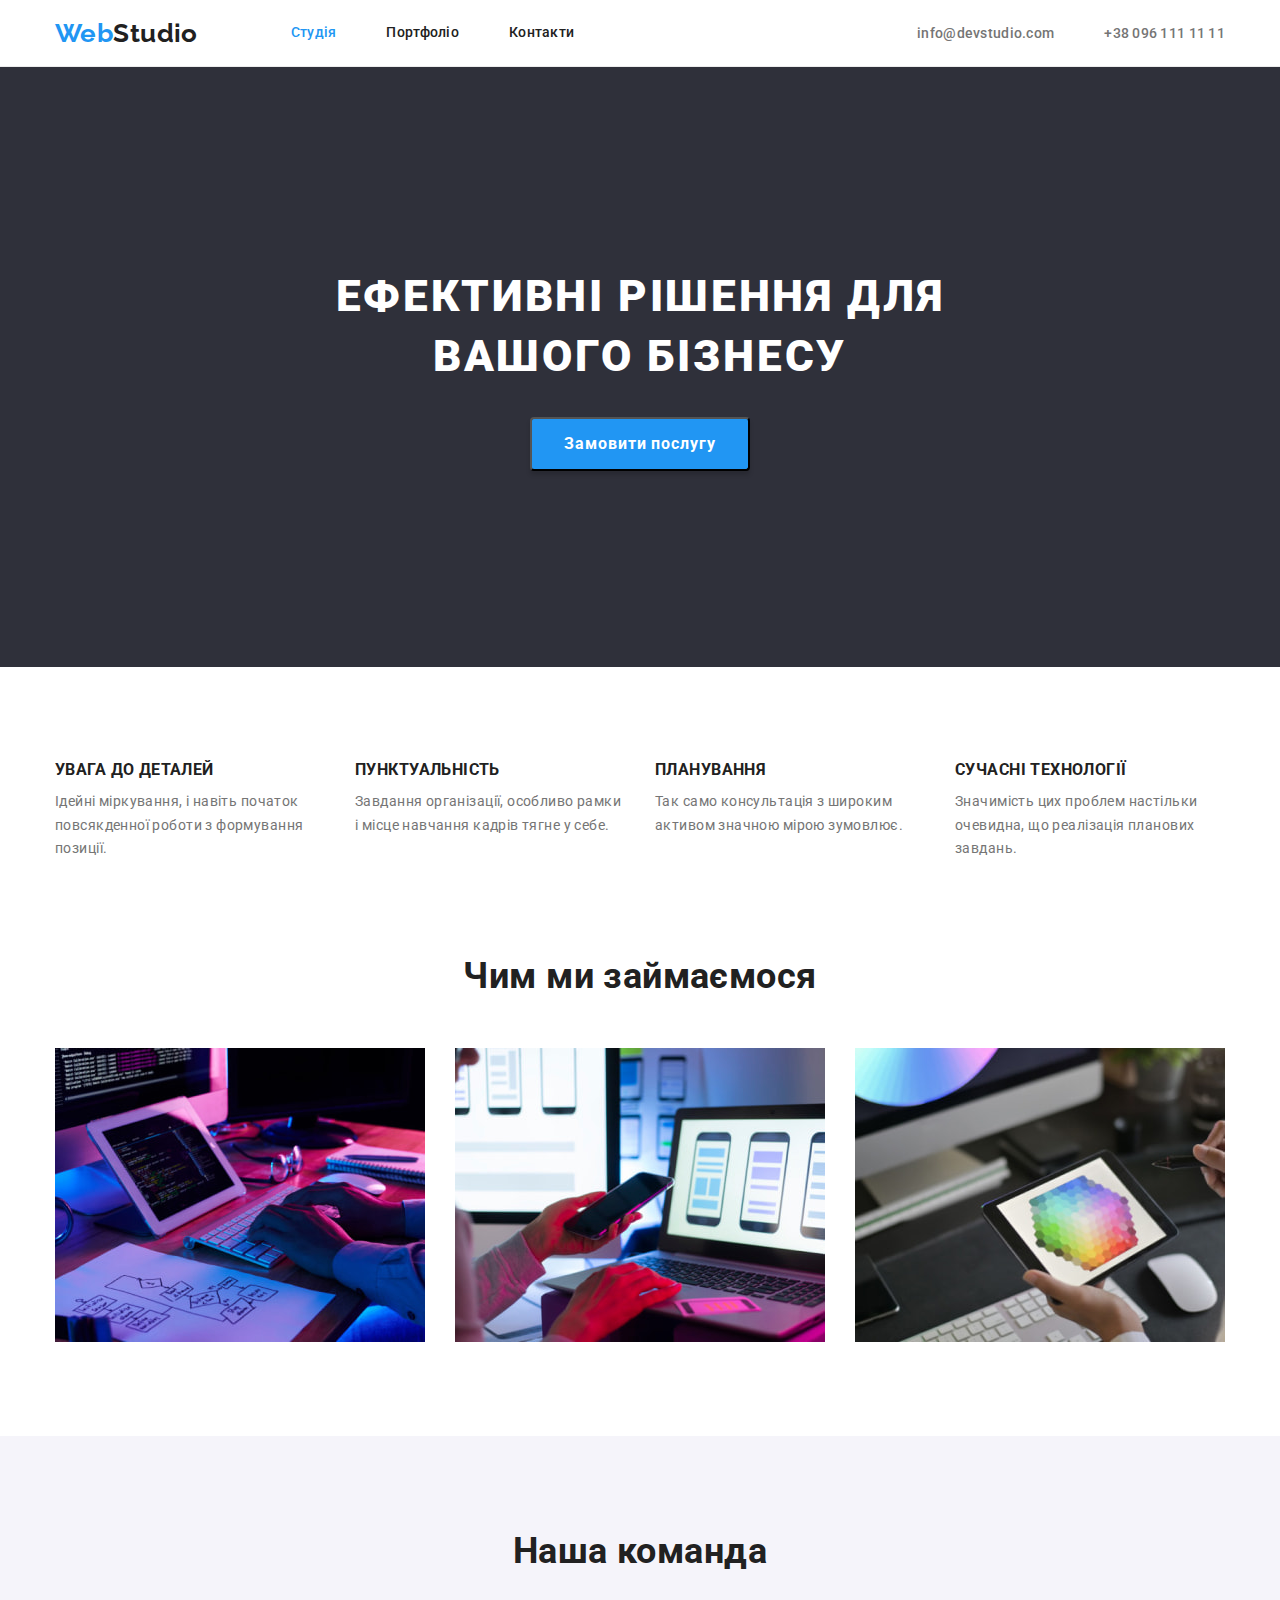
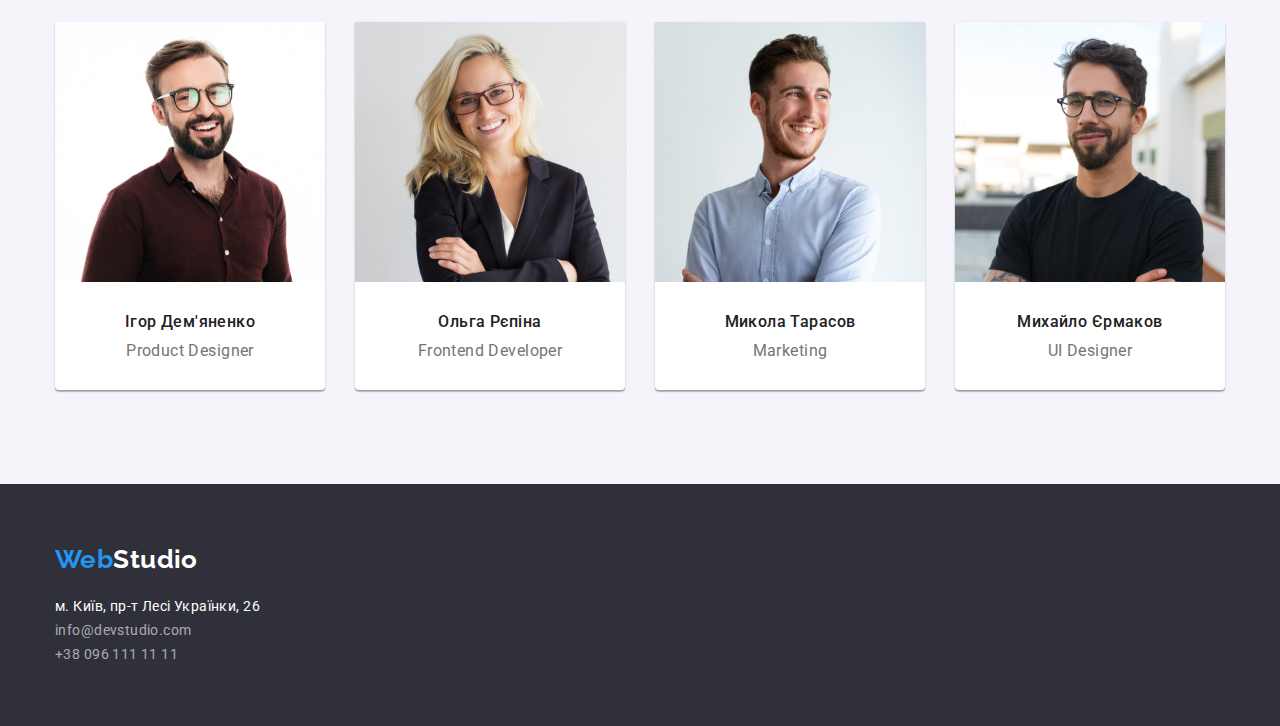
<file: index.html>
<!DOCTYPE html>
<html lang="uk">
  <head>
    <meta charset="UTF-8" />
    <meta http-equiv="X-UA-Compatible" content="IE=edge" />
    <meta name="viewport" content="width=device-width, initial-scale=1.0" />
    <title>Студія</title>
    <link rel="preconnect" href="https://fonts.googleapis.com" />
    <link rel="preconnect" href="https://fonts.gstatic.com" crossorigin />
    <link
      href="https://fonts.googleapis.com/css2?family=Raleway:wght@700&family=Roboto:wght@400;500;700;900&display=swap"
      rel="stylesheet"
    />
    <link
      rel="stylesheet"
      href="https://cdnjs.cloudflare.com/ajax/libs/modern-normalize/1.1.0/modern-normalize.min.css"
    />
    <link rel="stylesheet" href="./css/styles.css" />
  </head>
  <body>
    <header class="page-header">
      <div class="container main-nav">
        <a href="./index.html" class="logo">Web<span class="text-logo">Studio</span></a>
        <nav class="navigation">
          <ul class="site-nav list">
            <li class="site-nav-item"><a href="./index.html" class="link current">Студія</a></li>
            <li class="site-nav-item"><a href="./portfolio.html" class="link">Портфоліо</a></li>
            <li class="site-nav-item"><a href="" class="link">Контакти</a></li>
          </ul>
        </nav>
        <div class="mail-tel">
          <ul class="contacts-header list">
            <li class="mail-tel-item"><a href="mailto:info@devstudio.com" class="link">info@devstudio.com</a></li>
            <li class="mail-tel-item"><a href="tel:+380961111111" class="link">+38 096 111 11 11</a></li>
          </ul>
        </div>
      </div>
    </header>
    <main class="main">
      <div>
        <section class="hero section">
          <div class="container">
            <h1 class="title">Ефективні рішення для</br>вашого бізнесу</h1>
            <button class="button" type="button">Замовити послугу</button>
          </div>
        </section>
      </div>
      <section class="features section">
        <div class="container">
          <h2 class="visually-hidden">Особливості</h2>
          <ul class="features-list list">
            <li class="features-item">
              <h3 class="title">УВАГА ДО ДЕТАЛЕЙ</h3>
              <p class="text">
                Ідейні міркування, і навіть початок повсякденної роботи з формування позиції.
              </p>
            </li>
            <li class="features-item">
              <h3 class="title">ПУНКТУАЛЬНІСТЬ</h3>
              <p class="text">
                Завдання організації, особливо рамки і місце навчання кадрів тягне у себе.
              </p>
            </li>
            <li class="features-item">
              <h3 class="title">ПЛАНУВАННЯ</h3>
              <p class="text">Так само консультація з широким активом значною мірою зумовлює.</p>
            </li>
            <li class="features-item">
              <h3 class="title">СУЧАСНІ ТЕХНОЛОГІЇ</h3>
              <p class="text">
                Значимість цих проблем настільки очевидна, що реалізація планових завдань.
              </p>
            </li>
          </ul>
        </div>
      </section>
      <section class="work section">
        <div class="container">
          <h2 class="title">Чим ми займаємося</h2>
          <ul class="work-list list">
            <li class="work-list-item">
              <a href="" class="link"
                ><img src="./images/box1.jpg" alt="фото роботи 1" width="370"
              /></a>
            </li>
            <li class="work-list-item">
              <a href="" class="link"
                ><img src="./images/box2.jpg" alt="фото роботи 2" width="370"
              /></a>
            </li>
            <li class="work-list-item">
              <a href="" class="link"
                ><img src="./images/box3.jpg" alt="фото роботи 3" width="370"
              /></a>
            </li>
          </ul>
        </div>
      </section>
      <section class="team section">
        <div class="container">
          <h2 class="title">Наша команда</h2>
          <ul class="cards list">
            <li class="card">
              <img src="./images/photo1.jpg" alt="фото дизайнера продукту" width="270" />
              <h3 class="name">Ігор Дем'яненко</h3>
              <p class="position" lang="en">Product Designer</p>
            </li>
            <li class="card">
              <img src="./images/photo2.jpg" alt="фото розробника" width="270" />
              <h3 class="name">Ольга Рєпіна</h3>
              <p class="position" lang="en">Frontend Developer</p>
            </li>
            <li class="card">
              <img src="./images/photo3.jpg" alt="фото маркетолога" width="270" />
              <h3 class="name">Микола Тарасов</h3>
              <p class="position" lang="en">Marketing</p>
            </li>
            <li class="card">
              <img src="./images/photo4.jpg" alt="фото дизайнера інтерфейсу" width="270" />
              <h3 class="name">Михайло Єрмаков</h3>
              <p class="position" lang="en">UI Designer</p>
            </li>
          </ul>
        </div>
      </section>
    </main>
    <footer class="footer">
      <div class="container">
        <a href="./index.html" class="logo">Web<span class="text-logo1">Studio</span></a>
        <div class="address-footer">
          <address class="address">
            <ul class="links list">
              <li>
                <a
                  href="https://goo.gl/maps/cWwSnc9PYxj271246"
                  class="map"
                  target="_blank"
                  rel="noopener nofollov noreferer"
                  >м. Київ, пр-т Лесі Українки, 26</a
                >
              </li>
              <li><a href="mailto:info@devstudio.com" class="link">info@devstudio.com</a></li>
              <li><a href="tel:+380961111111" class="link">+38 096 111 11 11</a></li>
            </ul>
          </address>
        </div>
      </div>
    </footer>
  </body>
</html>
</file>
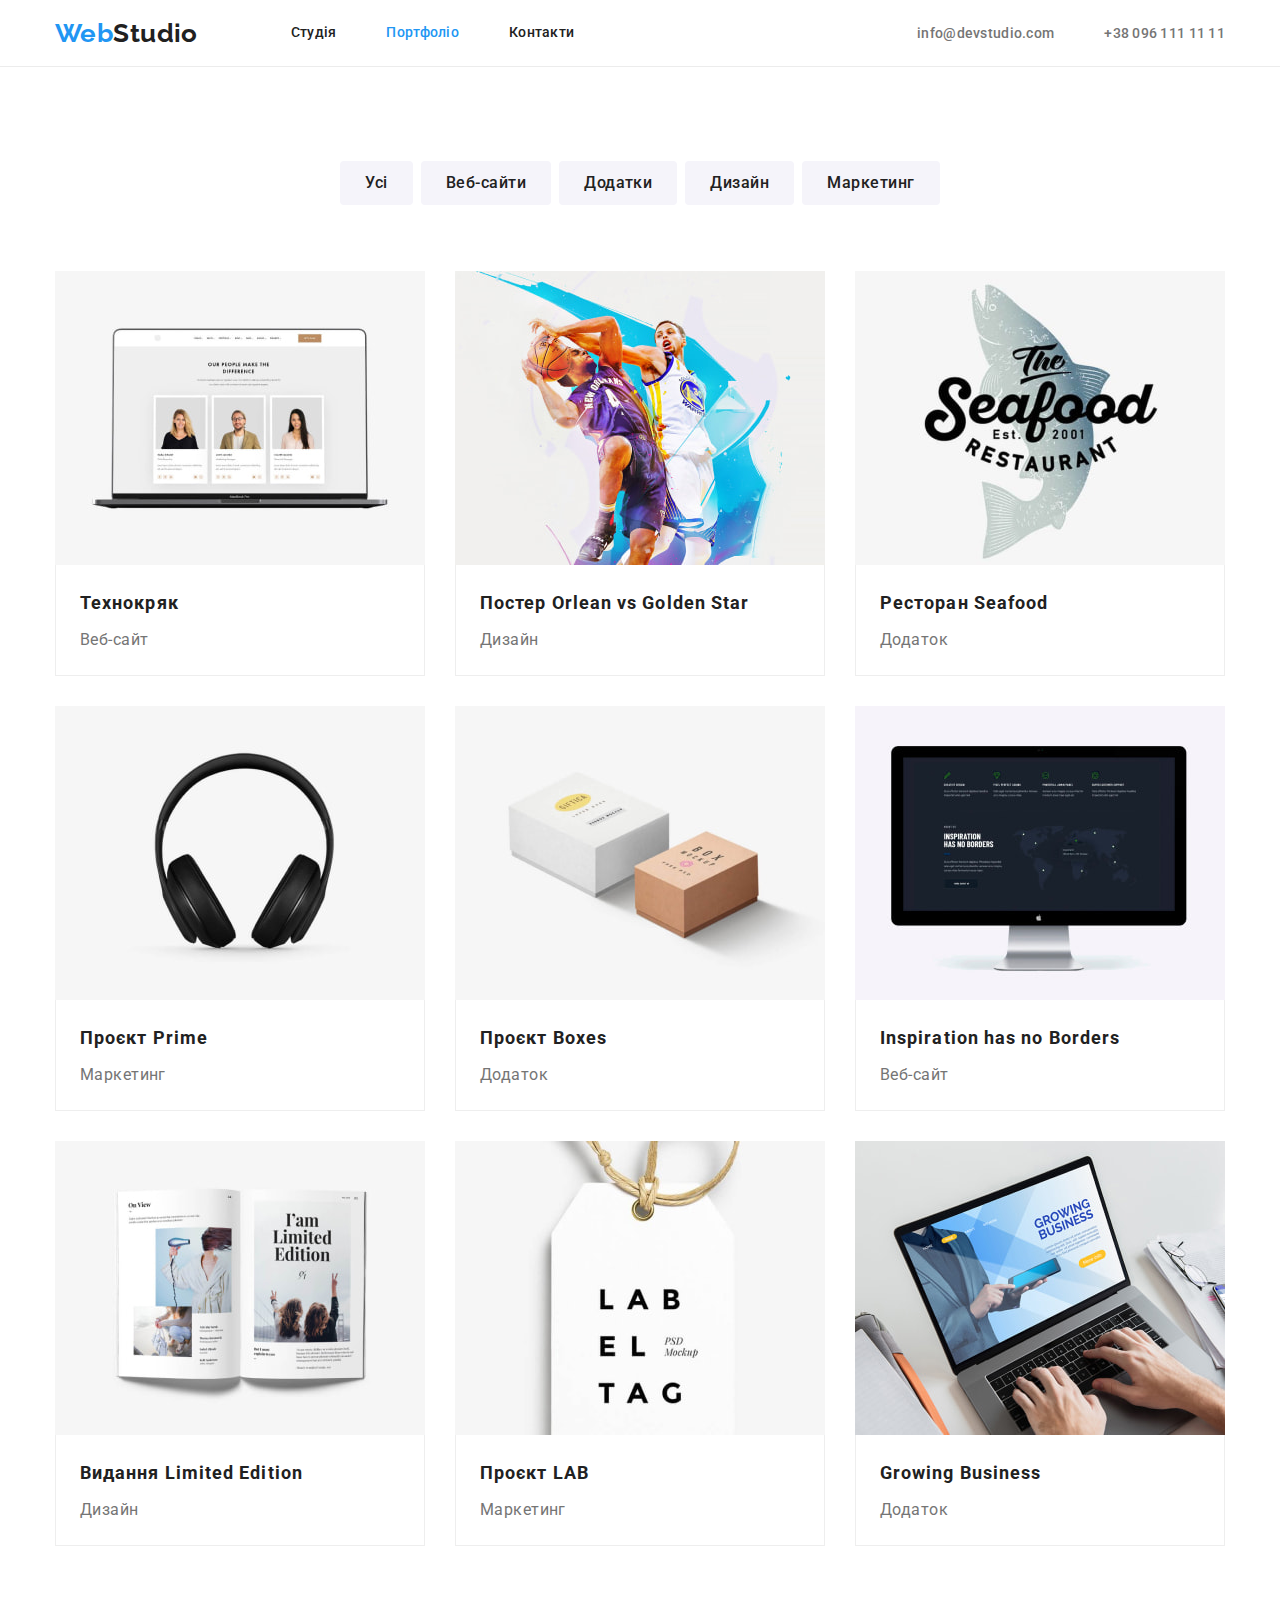
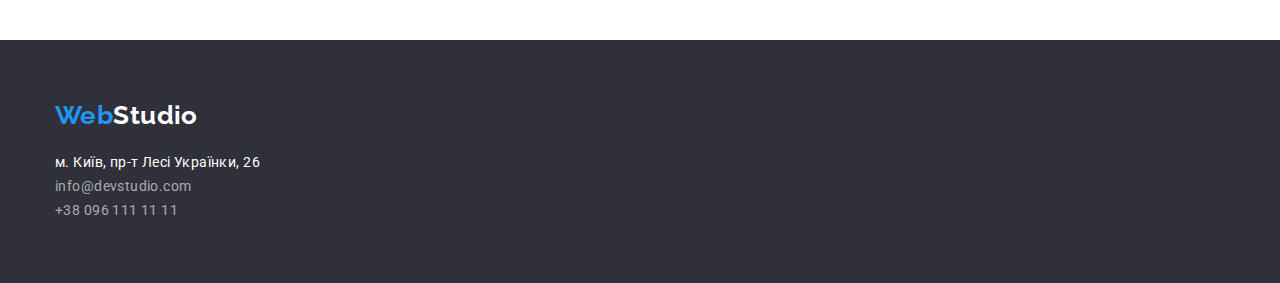
<file: portfolio.html>
<!DOCTYPE html>
<html lang="uk">
  <head>
    <meta charset="UTF-8" />
    <meta http-equiv="X-UA-Compatible" content="IE=edge" />
    <meta name="viewport" content="width=device-width, initial-scale=1.0" />
    <title>Портфоліо</title>
    <link rel="preconnect" href="https://fonts.googleapis.com" />
    <link rel="preconnect" href="https://fonts.gstatic.com" crossorigin />
    <link
      href="https://fonts.googleapis.com/css2?family=Raleway:wght@700&family=Roboto:wght@400;500;700;900&display=swap"
      rel="stylesheet"
    />
    <link
      rel="stylesheet"
      href="https://cdnjs.cloudflare.com/ajax/libs/modern-normalize/1.1.0/modern-normalize.min.css"
    />
    <link rel="stylesheet" href="./css/styles.css" />
  </head>
  <body>
    <header class="page-header">
      <div class="container main-nav">
        <a href="./index.html" class="logo">Web<span class="text-logo">Studio</span></a>
        <nav class="navigation">
          <ul class="site-nav list">
            <li class="site-nav-item"><a href="./index.html" class="link">Студія</a></li>
            <li class="site-nav-item">
              <a href="./portfolio.html" class="link current">Портфоліо</a>
            </li>
            <li class="site-nav-item"><a href="" class="link">Контакти</a></li>
          </ul>
        </nav>
        <div class="mail-tel">
          <ul class="contacts-header list">
            <li class="mail-tel-item">
              <a href="mailto:info@devstudio.com" class="link">info@devstudio.com</a>
            </li>
            <li class="mail-tel-item">
              <a href="tel:+380961111111" class="link">+38 096 111 11 11</a>
            </li>
          </ul>
        </div>
      </div>
    </header>
    <main>
      <section class="portfolio section">
        <div class="container">
          <h1 class="visually-hidden">Портфоліо</h1>
          <ul class="buttons list">
            <li class="item"><button class="button-filter all" type="button">Усі</button></li>
            <li class="item">
              <button class="button-filter web-sites" type="button">Веб-сайти</button>
            </li>
            <li class="item">
              <button class="button-filter applications" type="button">Додатки</button>
            </li>
            <li class="item"><button class="button-filter design" type="button">Дизайн</button></li>
            <li class="item">
              <button class="button-filter marketing" type="button">Маркетинг</button>
            </li>
          </ul>
          <ul class="portfolio-list list">
            <li class="portfolio-list-item">
              <a href="" class="portfolio-card">
                <div class="card-thumb">
                  <img src="./images/technocryak.jpg" alt="Веб-сайт Технокряк" width="370" />
                </div>
                <div class="portfolio-text-title-item">
                  <h3 class="portfolio-title">Технокряк</h3>
                  <p class="portfolio-text">Веб-сайт</p>
                </div>
              </a>
            </li>
            <li class="portfolio-list-item">
              <a href="" class="portfolio-card">
                <img
                  src="./images/neworleanvsgoldenstar.jpg"
                  alt="Дизайн Постер New Orlean vs Golden Star"
                  width="370"
                />
                <div class="portfolio-text-title-item">
                  <h3 class="portfolio-title">
                    Постер <span lang="en">Orlean vs Golden Star</span>
                  </h3>
                  <p class="portfolio-text">Дизайн</p>
                </div>
              </a>
            </li>
            <li class="portfolio-list-item">
              <a href="" class="portfolio-card">
                <img src="./images/seafood.jpg" alt="Додаток Ресторан Seafood" width="370" />
                <div class="portfolio-text-title-item">
                  <h3 class="portfolio-title">Ресторан <span lang="en">Seafood</span></h3>
                  <p class="portfolio-text">Додаток</p>
                </div>
              </a>
            </li>
            <li class="portfolio-list-item">
              <a href="" class="portfolio-card">
                <img src="./images/prime.jpg" alt="Маркетинг Проєкт Prime" width="370" />
                <div class="portfolio-text-title-item">
                  <h3 class="portfolio-title">Проєкт <span lang="en">Prime</span></h3>
                  <p class="portfolio-text">Маркетинг</p>
                </div>
              </a>
            </li>
            <li class="portfolio-list-item">
              <a href="" class="portfolio-card">
                <img src="./images/projectboxes.jpg" alt="Додаток Проєкт Boxes" width="370" />
                <div class="portfolio-text-title-item">
                  <h3 class="portfolio-title">Проєкт <span lang="en">Boxes</span></h3>
                  <p class="portfolio-text">Додаток</p>
                </div>
              </a>
            </li>
            <li class="portfolio-list-item">
              <a href="" class="portfolio-card">
                <img
                  src="./images/inspirationhasnoborders-min.jpg"
                  alt="Веб-сайт Inspiration has no Borders"
                  width="370"
                />
                <div class="portfolio-text-title-item">
                  <h3 class="portfolio-title" lang="en">Inspiration has no Borders</h3>
                  <p class="portfolio-text">Веб-сайт</p>
                </div>
              </a>
            </li>
            <li class="portfolio-list-item">
              <a href="" class="portfolio-card">
                <img
                  src="./images/limitededition.jpg"
                  alt="Дизайн Видання Limited Edition"
                  width="370"
                />
                <div class="portfolio-text-title-item">
                  <h3 class="portfolio-title">Видання <span lang="en">Limited Edition</span></h3>
                  <p class="portfolio-text">Дизайн</p>
                </div>
              </a>
            </li>
            <li class="portfolio-list-item">
              <a href="" class="portfolio-card">
                <img src="./images/projectlab.jpg" alt="Маркетинг Проєкт LAB" width="370" />
                <div class="portfolio-text-title-item">
                  <h3 class="portfolio-title">Проєкт <span lang="en">LAB</span></h3>
                  <p class="portfolio-text">Маркетинг</p>
                </div>
              </a>
            </li>
            <li class="portfolio-list-item">
              <a href="" class="portfolio-card">
                <img src="./images/growingbusiness.jpg" alt="Growing Business" width="370" />
                <div class="portfolio-text-title-item">
                  <h3 class="portfolio-title" lang="en">Growing Business</h3>
                  <p class="portfolio-text">Додаток</p>
                </div>
              </a>
            </li>
          </ul>
        </div>
      </section>
    </main>
    <footer class="footer">
      <div class="container">
        <a href="./index.html" class="logo">Web<span class="text-logo1">Studio</span></a>
        <div class="address-footer">
          <address class="address">
            <ul class="links list">
              <li>
                <a
                  href="https://goo.gl/maps/cWwSnc9PYxj271246"
                  class="map"
                  target="_blank"
                  rel="noopener nofollov noreferer"
                  >м. Київ, пр-т Лесі Українки, 26</a
                >
              </li>
              <li><a href="mailto:info@devstudio.com" class="link">info@devstudio.com</a></li>
              <li><a href="tel:+380961111111" class="link">+38 096 111 11 11</a></li>
            </ul>
          </address>
        </div>
      </div>
    </footer>
  </body>
</html>
</file>
<file: css/styles.css>
/* *,
*::before,
*::after {
    box-sizing: inherit;
} */

:root {
    --main-text-color: #757575;
    --title-text-color: #212121;
    --accent-color: #2196F3;
    --second-accent-color: #188CE8;
    --secondary-background-color: #F5F5F5;
    --background-color: #FFFFFF;
    --third-background-color: #F5F4FA;
    --fourth-background-color: #2F303A;
    --first-border-color: #ECECEC;
    --second-border-color: #EEEEEE;
    --card-set-gap: 30px;
}

html {
    box-sizing: border-box;
}

h1, 
h2, 
h3, 
h4,
h5,
h6,
p,
ul
{
    margin-top: 0;
    margin-bottom: 0; 
}
 
img {
    display: block;
    max-width: 100%;
    height: auto;
}

body {
    
    font-family: 'Roboto', sans-serif;
    font-size: 14px;
    letter-spacing: 0.03em;
    background: var(--background-color);
    color: var(--title-text-color);
}

.list {
    padding: 0;
    margin: 0;
    list-style: none;
}


/* Header */
.page-header {
    padding-top: 10px;
    padding-bottom: 10px;
    border-bottom: 1px solid var(--first-border-color);
}

.page-header  {
    /* display: flex;
   align-items: center; */
background: var(--background-color);

}

.main-nav {
    display: flex;
    align-items: center;
}

.container {
    /* display: inline-block; */
    width: 1200px;
    padding-left: 15px;
    padding-right: 15px;
    padding-top: 0;
    padding-bottom: 0;
    margin-left: auto;
    margin-right: auto;
    /* outline: 1px solid red; */
}

.section {
    padding: 94px 0;
}

.logo {
    
    margin-right: 93px;
    /* width: 145px; */

        color: var(--accent-color);
        text-decoration: none;
        font-family: 'Raleway';
            font-weight: 700;
            font-size: 26px;
            line-height: 1.19;
            /* identical to box height */    
}

.text-logo {
    color: var(--title-text-color);
}

.navigation {
    

}

.site-nav {
    display: flex;
    /* min-width: 281px; */
    /* justify-content: space-between; */

}

.site-nav .site-nav-item:not(:last-child) {
margin-right: 50px;

}

/* .site-nav .site-nav-item + .site-nav-item {
    margin-left: 50px;
} */
.site-nav  .link {
    display: block;
    padding: 15px 0;

    /* 
        width: 281px;
            height: 16px;
            left: 453px;
            top: 32px; */

    color: var(--title-text-color);
    text-decoration: none;
    font-family: inherit;
    font-weight: 500;
    line-height: 1.14;
    letter-spacing: 0.02em;
}

.site-nav .link:hover, 
.site-nav .link:focus {
color: var(--accent-color);
}

.site-nav .link.current {
    color: var(--accent-color);
}

.contacts-header {
    display: flex;
    /* width: 307px; */
    /* justify-content: space-between; */
   /* margin-left: 344px; */
}

.contacts-header .mail-tel-item + .mail-tel-item {
    margin-left: 50px;
}

.mail-tel {
    margin-left: auto;
}

.contacts-header  .link {
    padding: 10px 0;
    color: var(--main-text-color);
    text-decoration: none;
    font-weight: 500;
    line-height: 1.14;
    letter-spacing: 0.02em;

}
.contacts-header .link:hover,
.contacts-header .link:focus {
color: var(--accent-color);
}
/* Main */
.maim {

    /* hero */
}
.hero {
    height: 600px;
        margin: 0 auto;
        padding-top: 200px;
        padding-bottom: 200px;
    /* outline: 1px solid red; */

    background-color: var(--fourth-background-color);
    text-align: center;
   
}

.hero .title {
    margin-top: 0;
        margin-bottom: 30px;
    /* outline: 1px solid red; */
    
    color: var(--background-color);
    font-weight: 900;
    font-size: 44px;
    line-height: 1.36;
    /* or 136% */
    text-align: center;
    letter-spacing: 0.06em;
    text-transform: uppercase;
}

.button {
    /* outline: 1px solid red; */
    display: inline-block;
        align-items: center;
    padding: 10px 32px;
    min-width: 216px;
    
    color: var(--background-color);
        background: var(--accent-color);
    font-family: inherit;
        font-weight: 700;
        font-size: 16px;
        line-height: 1.88;
        /* identical to box height, or 188% */
        text-align: center;
        letter-spacing: 0.06em;

        cursor: pointer;
    
            box-shadow: 0px 4px 4px rgba(0, 0, 0, 0.15);
            border-radius: 4px;



 }
 .button:hover, .button:focus {
    background-color: var(--second-accent-color);
    box-shadow: 0px 4px 4px rgba(0, 0, 0, 0.15);
        border-radius: 4px;
 }

 /* Features */

 .features {
   
    /* outline: 1px solid red; */
background: var(--background-color);
 }

 .visually-hidden {
    position: absolute;
        white-space: nowrap;
        width: 1px;
        height: 1px;
        overflow: hidden;
        border: 0;
        padding: 0;
        clip: rect(0 0 0 0);
        clip-path: inset(50%);
        margin: -1px;
 }

 .features-list {
    display: flex;
    /* justify-content: space-between; */
    /* margin-right: auto;
    margin-left: auto; */
 }

 .features-item {
    width: 270px;
    
 }

 .features-list .features-item + .features-item {
    margin-left: 30px;
 }

.features .title {
   
        font-weight: 700;
        
        line-height: 1.14;
        
        text-transform: uppercase;
    
        color: var(--title-text-color);
}

.features .text {
    margin-top: 10px;

    color: var(--main-text-color);
        font-weight: 400;
        line-height: 1.71;
        /* or 171% */
}

/* Work */

.work {
   padding-top: 0;

}
.work .title {
    color: var(--title-text-color);

        font-weight: 700;
        font-size: 36px;
        line-height: 1.17;
        text-align: center;
}

.work-list img {
display: block;
}

.work-list {
    display: flex;
    margin-top: 50px;
    /* justify-content: space-between; */

}

.work-list .work-list-item + .work-list-item {
    margin-left: 30px;
}



/* Team */
.team {
    padding-bottom: 94px;

    background: var(--third-background-color);
}

.team .title {
    margin-bottom: 50px;

    color: var(--title-text-color);
        font-weight: 700;
        font-size: 36px;
        line-height: 1.17;
        text-align: center;
}

.cards img {
    display: block;
    width: 100%;
    height: auto;
}

.cards {
    display: flex;
    flex-wrap: wrap;
    gap: 30px;
    /* justify-content: space-between; */

    /* outline: 1px solid red; */
    /* margin-top: 50px; */
}

.card {
    width: 270px;

    flex-basis: calc((100% - 90px) / 4);

    background-color: var(--background-color);
    box-shadow: 0px 1px 3px rgba(0, 0, 0, 0.12), 0px 1px 1px rgba(0, 0, 0, 0.14), 0px 2px 1px rgba(0, 0, 0, 0.2);
        border-radius: 0px 0px 4px 4px;
    
}


.name {
    margin-top: 30px;

    color: var(--title-text-color);
        font-weight: 500;
        font-size: 16px;
        line-height: 1.19;
        /* identical to box height */
        text-align: center;
}

.position {
    margin-top: 10px;
        margin-bottom: 30px;

        color: var(--main-text-color);
        font-weight: 400;
        font-size: 16px;
        line-height: 1.19;
        /* identical to box height */
        text-align: center;
}

/* Footer */
.footer {
    padding-top: 60px;
    padding-bottom: 60px;
    background: var(--fourth-background-color);
}


.address-footer {
    margin-top: 20px;
}

.links .link{
    font-family: inherit;
        font-weight: 400;
        font-style: normal;
        line-height: 1.71;
        /* or 171% */
        text-decoration: none;
        color: rgba(255, 255, 255, 0.6);
}

.links .link:hover,
.links .link:focus {
    color: var(--accent-color);
}

.map {
    color: var(--background-color);

    font-family: inherit;
        font-weight: 400;
        font-style: normal;
        line-height: 1.71;
        /* or 171% */
        text-decoration: none;
}

.map:hover,
.map:focus {
    color: var(--accent-color);
}

.text-logo1 {
        color: var(--background-color);
}

           /* PORTFOLIO PAGE */

/* Filters */

.portfolio .container{
    display: flex;
    flex-wrap: wrap;
}
.visually-hidden {
    position: absolute;
        white-space: nowrap;
        width: 1px;
        height: 1px;
        overflow: hidden;
        border: 0;
        padding: 0;
        clip: rect(0 0 0 0);
        clip-path: inset(50%);
        margin: -1px;
}
/* 
.container .buttons:last-child {
    margin-right: 0;
}

.buttons:last-child li {
    margin-right: 8px;
}

.buttons li:last-child {
    margin-right: 0;
} */

.buttons {
    display: flex;
    align-items: center;
    /* min-width: 575px; */
       margin-left: auto;
       margin-right: auto;
    /* margin-left: 297px; */
        padding-bottom: 16px;
        margin-bottom: 50px;
    }

    

.button-filter {
    display: inline-block;
    align-items: center;
    padding: 6px 22px;
    min-width: auto;

    color: var(--title-text-color);
    background: var(--third-background-color);
    font-family: inherit;
        font-weight: 500; 
        font-size: 16px;
        line-height: 1.62;
        /* identical to box height, or 162% */
        text-align: center;
        letter-spacing: 0.03em;
    
        cursor: pointer;

        border: solid transparent;
            border-radius: 4px;
}

.button-filter:hover,
.button-filter:focus {
color: var(--background-color);
background: var(--accent-color);
box-shadow: 0px 3px 1px rgba(0, 0, 0, 0.1),
 0px 1px 2px rgba(0, 0, 0, 0.08), 
 0px 2px 2px rgba(0, 0, 0, 0.12);
    border-radius: 4px;
}
.buttons > .item {
    /* display: flex; */
    /* width: fit-content; */
    /* width: calc((100% - 32px) / 5); */
    /* margin-right: 8px; */
}

.buttons > .item + .item {
   margin-left:  8px;
}
/* 
.buttons .item {
    width: calc((100% - 32px) / 5);
    margin-right: 8px;
}

.buttons .item:not(:last-child) {
    margin-right: 0;

} */
/* 
.all {
    padding: 6px 25px;
    margin-right: 8px;
    min-width: 73px;
}

.web-sites {
    margin-right: 8px;
    min-width: 125px;
}

.applications {
    margin-right: 8px;
    min-width: 112px;
}

.design {
    margin-right: 8px;
    min-width: 103px;
}

.marketing {
    margin-right: 0;
    min-width: 130px;
} */

.portfolio-title {
        width: 322px;
  
        color: var(--title-text-color);
        
        font-weight: 700;
        font-size: 18px;
        line-height: 2;
        /* identical to box height, or 200% */
        letter-spacing: 0.06em;
    }
       

.portfolio-text {
    margin-top: 4px;
       
        color: var(--main-text-color);
   
        font-weight: 400;
        font-size: 16px;
        line-height: 1.88;
        /* identical to box height, or 188% */
 }

.portfolio-list {
            display: flex;
            flex-wrap: wrap;
        
            margin-left: calc(-1 * var(--card-set-gap));
            margin-top: calc(-1 * var(--card-set-gap));
        }

.portfolio-list img {
            display: block;
            width: 100%;
            height: auto;
        }

.portfolio-text-title-item {
    padding: 20px 24px;

    border-left: 1px solid var(--second-border-color);
    border-right: 1px solid var(--second-border-color);
    border-bottom: 1px solid var(--second-border-color);
 }

.portfolio-card {
    text-decoration: none;
 }
 
.portfolio-list-item {
    width: 370px;
    background-color: var(--background-color);
   
    flex-basis: calc(100% / 3 - var(--card-set-gap));
    margin-top: var(--card-set-gap);
    margin-left: var(--card-set-gap);
 }
</file>
